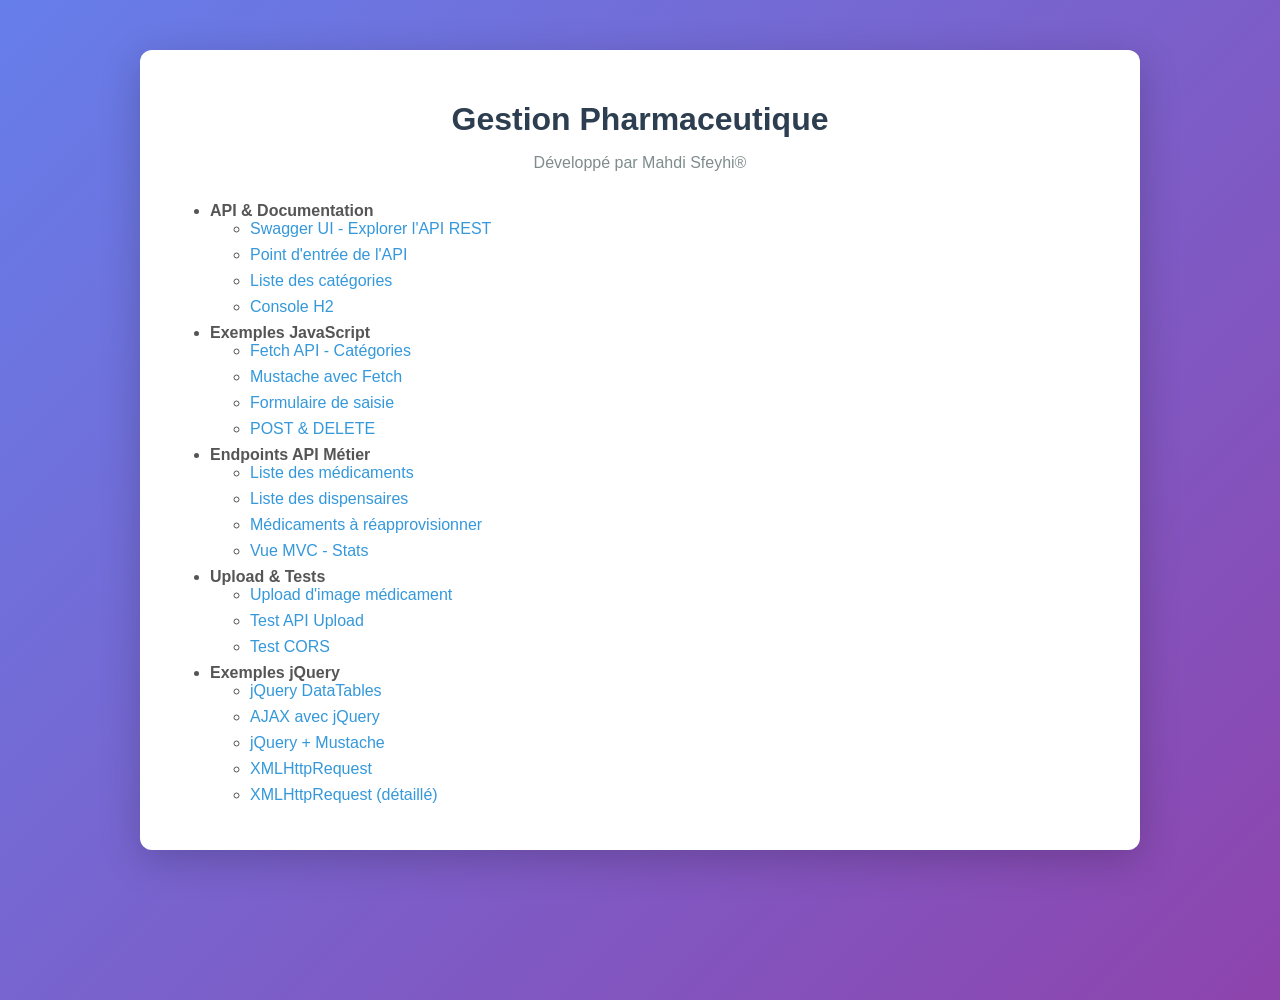
<file: src/main/resources/static/index.html>
<!DOCTYPE HTML>
<html>

<head>
    <title>Gestion Pharmaceutique</title>
    <meta http-equiv="Content-Type" content="text/html; charset=UTF-8" />
    <meta name="viewport" content="width=device-width, initial-scale=1.0">
    <link rel="stylesheet" type="text/css" href="css/style.css" />
</head>

<body>
    <div class="container">
        <h1>Gestion Pharmaceutique</h1>
        <p class="subtitle">Développé par Mahdi Sfeyhi®</p>
    
    <ul>
        <li><strong>API & Documentation</strong>
            <ul>
                <li><a href="/swagger-ui/index.html">Swagger UI - Explorer l'API REST</a></li>
                <li><a href="/api">Point d'entrée de l'API</a></li>
                <li><a href="/api/categories">Liste des catégories</a></li>
                <li><a href="h2-console" target="_blank">Console H2</a></li>
            </ul>
        </li>

        <li><strong>Exemples JavaScript</strong>
            <ul>
                <li><a href="AjaxFetchCategorie.html">Fetch API - Catégories</a></li>
                <li><a href="AjaxFetchMustache.html">Mustache avec Fetch</a></li>
                <li><a href="PostFormFetch.html">Formulaire de saisie</a></li>
                <li><a href="PostDelete.html">POST & DELETE</a></li>
            </ul>
        </li>

        <li><strong>Endpoints API Métier</strong>
            <ul>
                <li><a href="ViewMedicaments.html">Liste des médicaments</a></li>
                <li><a href="ViewDispensaires.html">Liste des dispensaires</a></li>
                <li><a href="ViewReapprovisionnement.html">Médicaments à réapprovisionner</a></li>
                <li><a href="/stats/medicamentsPourCategorie">Vue MVC - Stats</a></li>
            </ul>
        </li>

        <li><strong>Upload & Tests</strong>
            <ul>
                <li><a href="UploadImageMedicament.html">Upload d'image médicament</a></li>
                <li><a href="TestUploadImage.html">Test API Upload</a></li>
                <li><a href="TestCORS.html">Test CORS</a></li>
            </ul>
        </li>

        <li><strong>Exemples jQuery</strong>
            <ul>
                <li><a href="AjaxJQueryDataTable.html">jQuery DataTables</a></li>
                <li><a href="AjaxWithJQuery.html">AJAX avec jQuery</a></li>
                <li><a href="AjaxJQueryMustache.html">jQuery + Mustache</a></li>
                <li><a href="AjaxWithXHR.html">XMLHttpRequest</a></li>
                <li><a href="AjaxWithXHRLong.html">XMLHttpRequest (détaillé)</a></li>
            </ul>
        </li>

    </ul>
    </div>
</body>

</html>
</file>
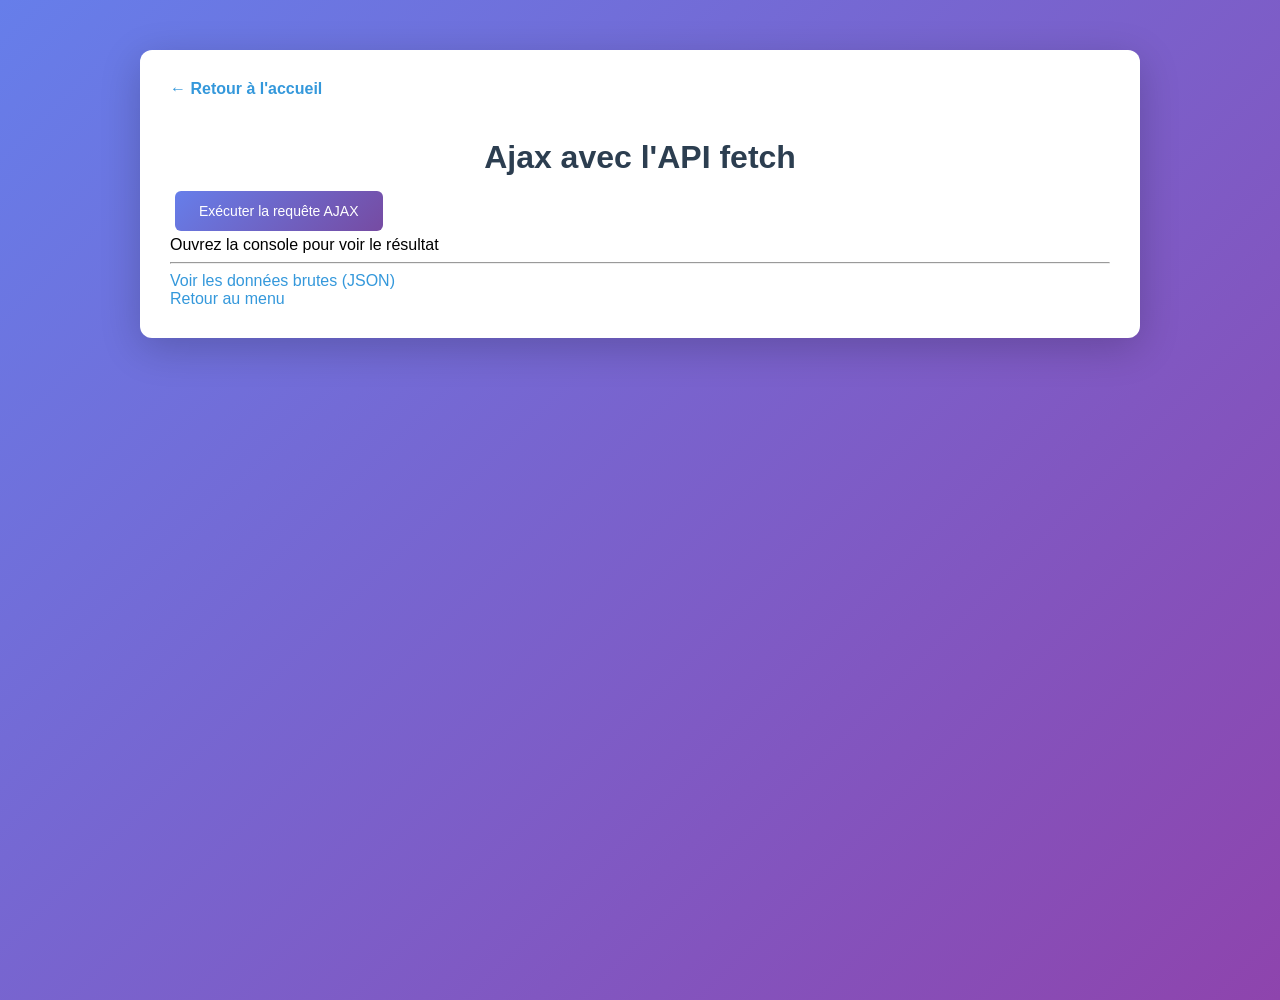
<file: src/main/resources/static/AjaxFetchCategorie.html>
<!DOCTYPE html>
<html>

<head>
    <title>Ajax avec l'API fetch</title>
    <meta http-equiv="Content-Type" content="text/html; charset=UTF-8" />
    <meta name="viewport" content="width=device-width, initial-scale=1.0">
    <link rel="stylesheet" type="text/css" href="css/style.css" />


    <script>
        // Fonction qui traite les résultats de la requête
        function showResult(resultJson) {
            alert("Il y a " + resultJson.page.totalElements + " catégories");
            console.log(resultJson);
        }

        // Fonction qui traite les erreurs de la requête
        function showError(error) {
            console.error(error);
        }

        // Fonction qui fait l'appel AJAX
        function doRequest() {
            fetch("api/categories")
                .then(response => response.json())
                .then(json => showResult(json))
                .catch(error => showError(error));
        }
    </script>
</head>

<body>
    <div class="container">
        <a href="index.html" class="back-link">← Retour à l'accueil</a>
        <h1>Ajax avec l'API fetch</h1>
        <button onclick="doRequest()">Exécuter la requête AJAX</button><br>

    <div>Ouvrez la console pour voir le résultat</div>
    <hr>
    <a href='api/categories' target="_blank">Voir les données brutes (JSON)</a><br />

    <a href="/">Retour au menu</a>
    </div>
</body>

</html>
</file>
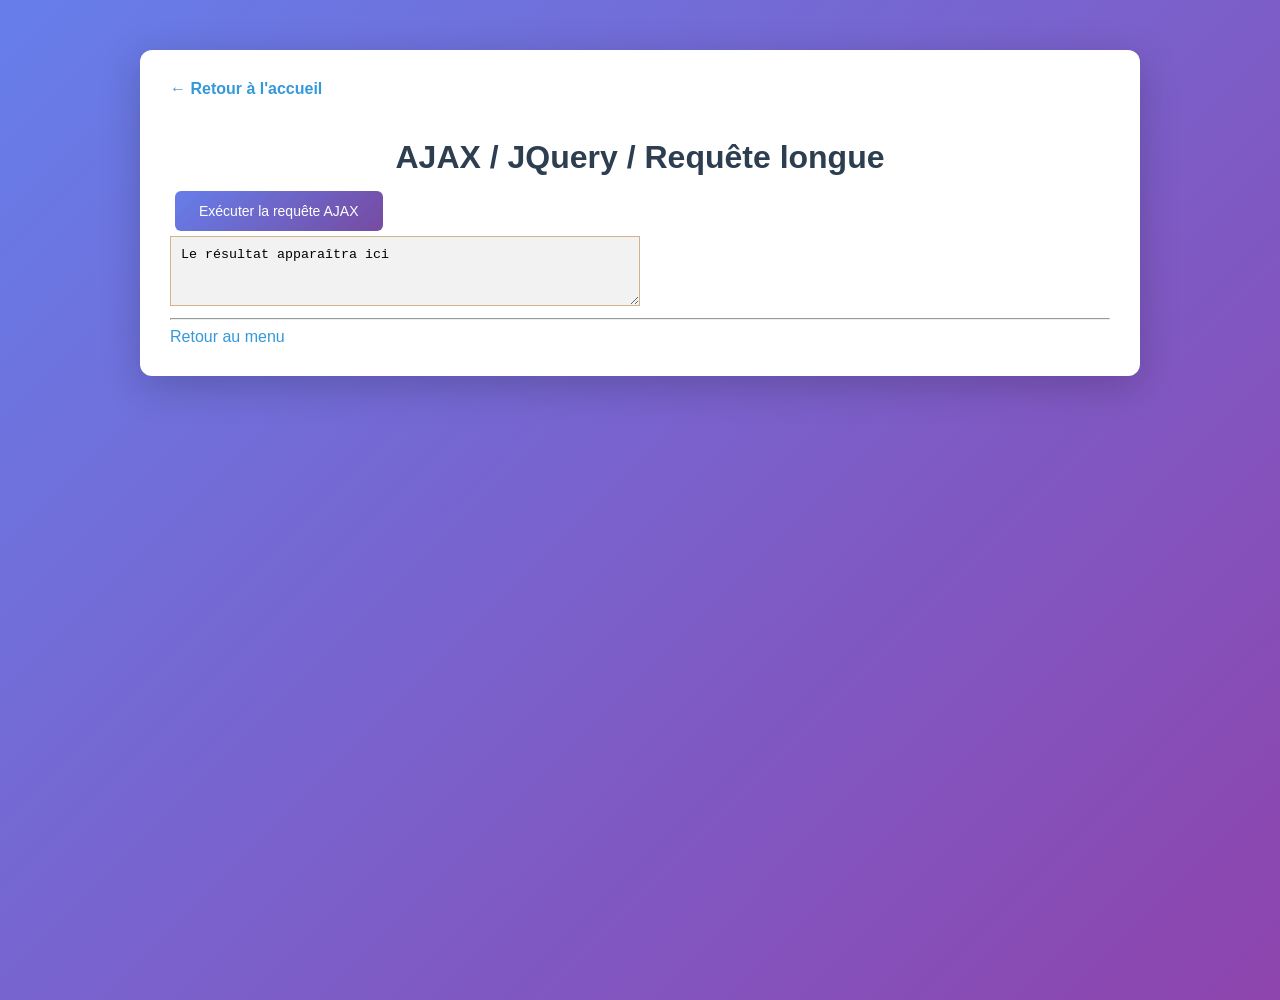
<file: src/main/resources/static/AjaxWithJQuery.html>
<!DOCTYPE html>
<html>
	<head>
		<title>Ajax avec JQuery</title>
		<meta charset="UTF-8">
		<meta name="viewport" content="width=device-width, initial-scale=1.0">
		<link rel="stylesheet" type="text/css" href="css/style.css" />
		<!-- On charge la bibliothèque JQuery -->
		<script src="https://ajax.googleapis.com/ajax/libs/jquery/3.1.1/jquery.min.js"></script>
		<script>
			$(document).ready(// Exécuté à la fin du chargement de la page
				function () {
					$("#waiting").hide();
					// Quand on clique sur le bouton doAjax, on exécute la fonction doRequest
					$("#doAjax").click(doRequest);
				}
			);

			function doRequest() {
				$.ajax({
					url: "api/simple/wait", // On appelle la méthode du contrôleur
					data: {timeout: 8}, // On passe le timeout en paramètres
					success: showResult,
					error: showError
				});
				$("#demo").hide();
				$("#waiting").show();
				// On désactive le bouton pour éviter de faire plusieurs appels en même temps
				$("#doAjax").prop("disabled", true);

			}

			// Fonction qui traite les résultats de la requête
			function showResult(result) {
				$("#demo").show();
				$("#waiting").hide();
				// On affiche le résultat
				$("#demo").html(result);
				// On réactive le bouton
				$("#doAjax").prop("disabled", false);
			}

			// Fonction qui traite les erreurs de la requête
			function showError(xhr, status, message) {
				$("#demo").html("Erreur: " + status + " : " + message);
			}

		</script>
	</head>
	<body>
		<div class="container">
			<a href="index.html" class="back-link">← Retour à l'accueil</a>
			<h1>AJAX / JQuery / Requête longue</h1>
		<button id="doAjax">Exécuter la requête AJAX</button><br>
		<img id="waiting" src="images/ajax-loader2.gif" alt="Waiting...">
		<textarea id="demo" rows="3" cols="40">Le résultat apparaîtra ici</textarea>
		<hr>
		<a href="./">Retour au menu</a>
	</body>
</html>
</file>
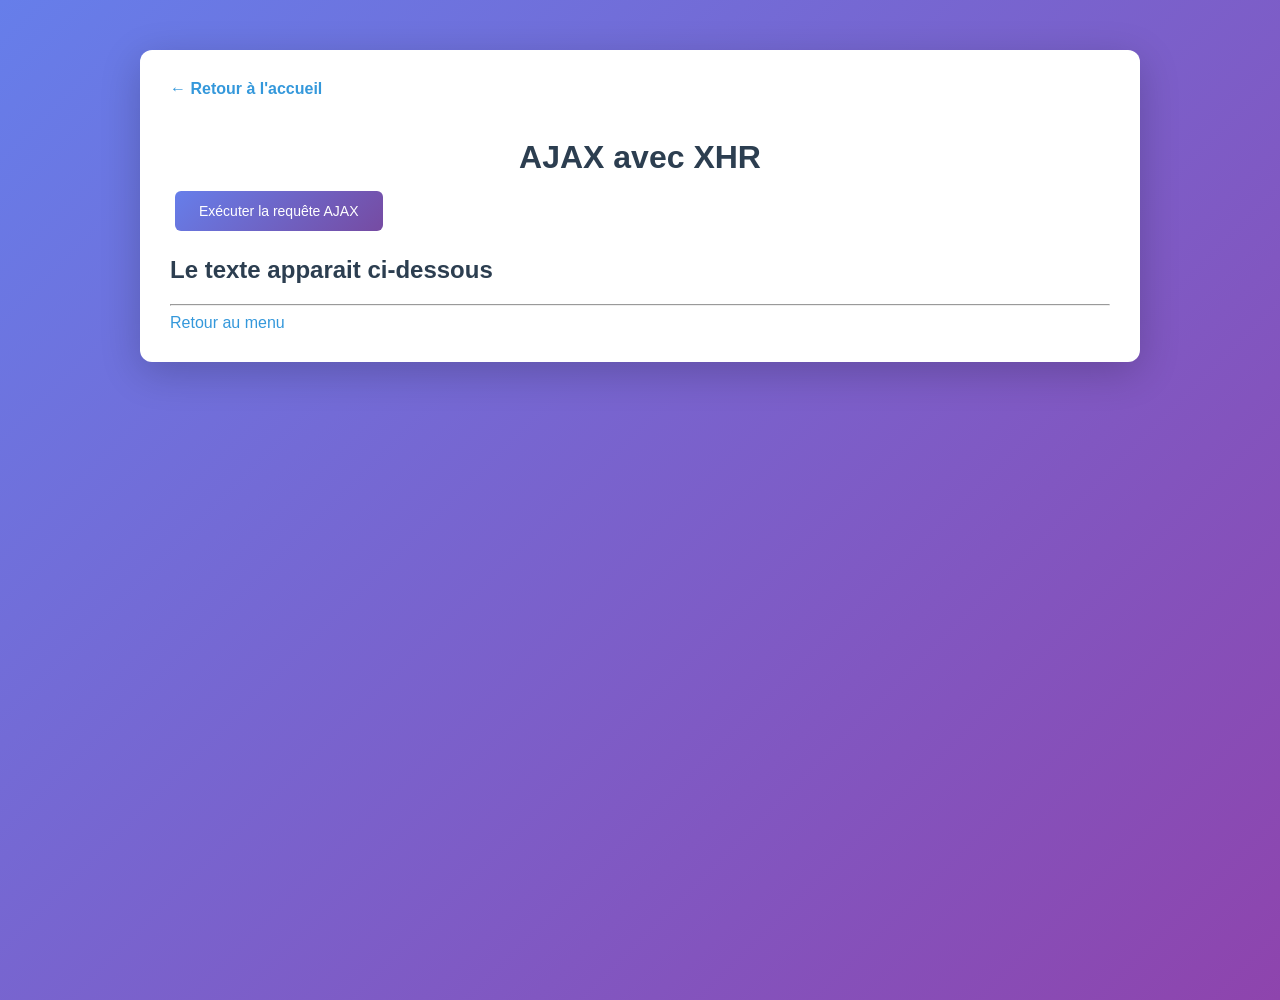
<file: src/main/resources/static/AjaxWithXHR.html>
<!DOCTYPE html>
<html>
	<head>
		<title>Ajax avec XHR</title>
		<meta charset="UTF-8">
		<meta name="viewport" content="width=device-width, initial-scale=1.0">
		<link rel="stylesheet" type="text/css" href="css/style.css" />
		<script>
			function doRequest() {
				// Attention à la compatibilité avec les vieux navigateurs
				var xhr = new XMLHttpRequest();
				document.getElementById("demo").innerHTML = "En attente...";
				
				// on spécifie le callback (fonction qui traite les résultats de la requête
				xhr.onreadystatechange = xhrCallback;
				
				// On définit la requête à effectuer
				// On va chercher le fichier lorempIpsum.txt sur le serveur
				xhr.open("GET", "loremIpsum.txt", true); // true : mode asynchrone
				// On effectue la requête
				xhr.send();
			}	
			
			// Le callback
			function xhrCallback() {
				var message;
				// cf. https://developer.mozilla.org/en-US/docs/Web/API/XMLHttpRequest/readyState
				if (this.readyState === 4) { // La requête est terminée
					if (this.status === 200) { // Code de retour OK
						message = this.responseText; // responseText : la réponse en format texte
					} else {
						message = "Erreur, status : " + this.status + ", message : " + this.statusText;
					}
					// On met à jour la page avec les résultats de la requête
					document.getElementById("demo").innerHTML = message;
				}
			}
		</script>        
	</head>
	<body>
		<div class="container">
			<a href="index.html" class="back-link">← Retour à l'accueil</a>
			<h1>AJAX avec XHR</h1>
		<button type="button" onclick="doRequest()">Exécuter la requête AJAX</button><br>
		<h2>Le texte apparait ci-dessous</h2>
		<pre id="demo"></pre>
		<hr>
		<a href="./">Retour au menu</a>
		</div>
	</body>
</html>
</file>
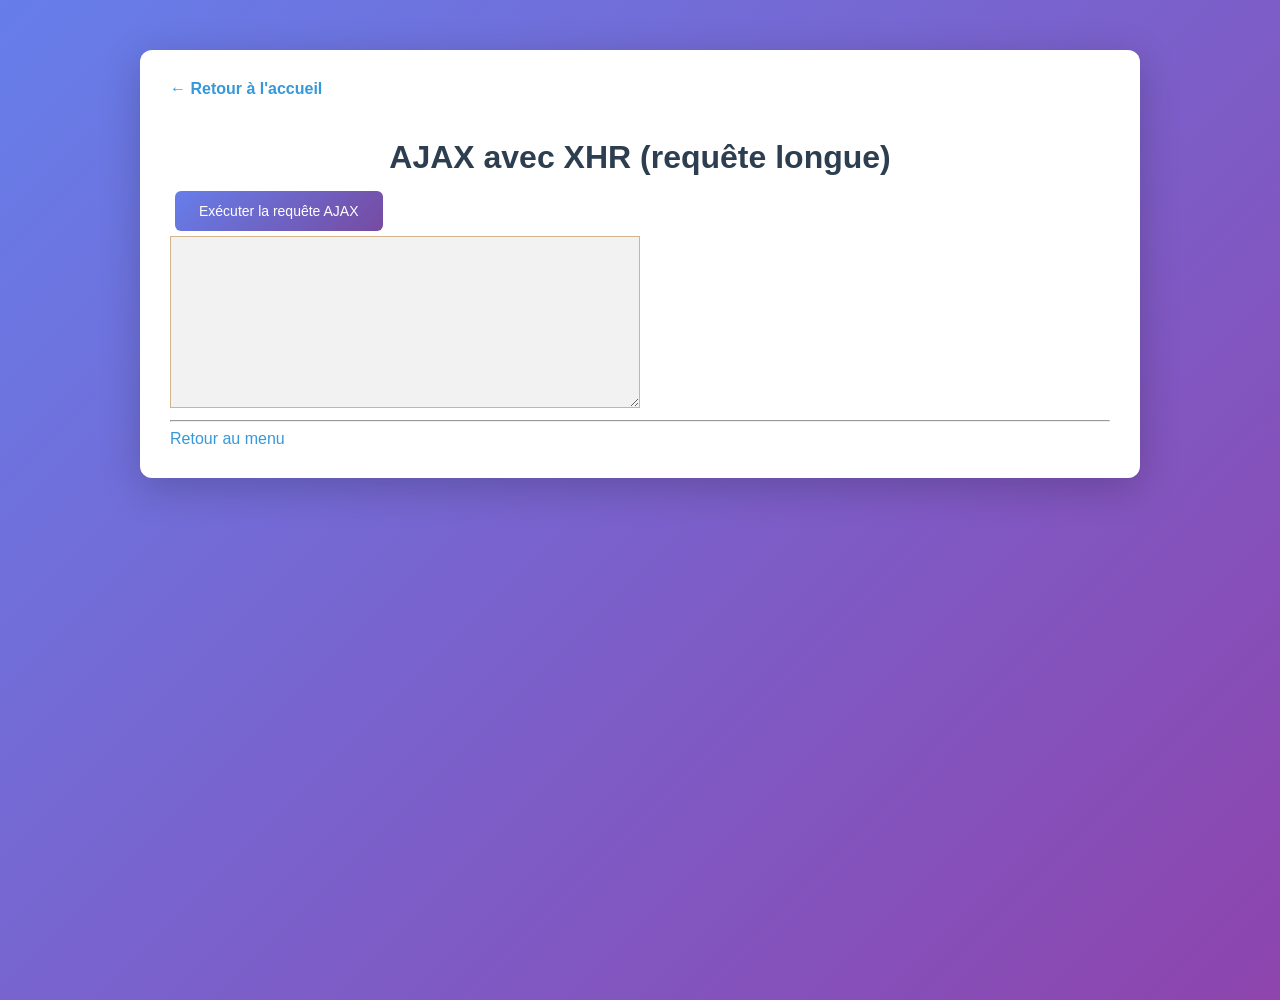
<file: src/main/resources/static/AjaxWithXHRLong.html>
<!DOCTYPE html>
<html>
	<head>
		<title>Ajax avec XHR</title>
		<meta charset="UTF-8">
		<meta name="viewport" content="width=device-width, initial-scale=1.0">
		<link rel="stylesheet" type="text/css" href="css/style.css" />
		<script>
			function xhrCallback() {
				var message;
				// cf. https://developer.mozilla.org/en-US/docs/Web/API/XMLHttpRequest/readyState
				if (this.readyState === 4) { // La requête est terminée
					if (this.status === 200) { // Code de retour OK
						message = this.responseText;
					} else {
						message = "Erreur, status : " + this.status + ", message : " + this.statusText;
					}
					document.getElementById("demo").innerHTML = message;
					// On réactive le bouton
					document.getElementById("bouton").disabled = false;
				}
			}

			function doRequest() {
				// Attention à la compatibilité avec les vieux navigateurs
				var xhr = new XMLHttpRequest();
                                // Définition du "callback"
				xhr.onreadystatechange = xhrCallback;
				// On appelle le contrôleur
				xhr.open("GET", "api/simple/wait", true);
				xhr.send();
				// On désactive le bouton pour éviter de cliquer plusieurs fois quand la requête est en cours
				document.getElementById("bouton").disabled = true;
				document.getElementById("demo").innerHTML = "Requête en cours...";
			}
		</script>
	</head>
	<body>
		<div class="container">
			<a href="index.html" class="back-link">← Retour à l'accueil</a>
			<h1>AJAX avec XHR (requête longue)</h1>
		<button id="bouton" type="button" onclick="doRequest()">Exécuter la requête AJAX</button><br>
		<textarea id="demo" rows="10" cols="50"></textarea>
		<hr>
		<a href="./">Retour au menu</a>
		</div>
	</body>
</html>
</file>
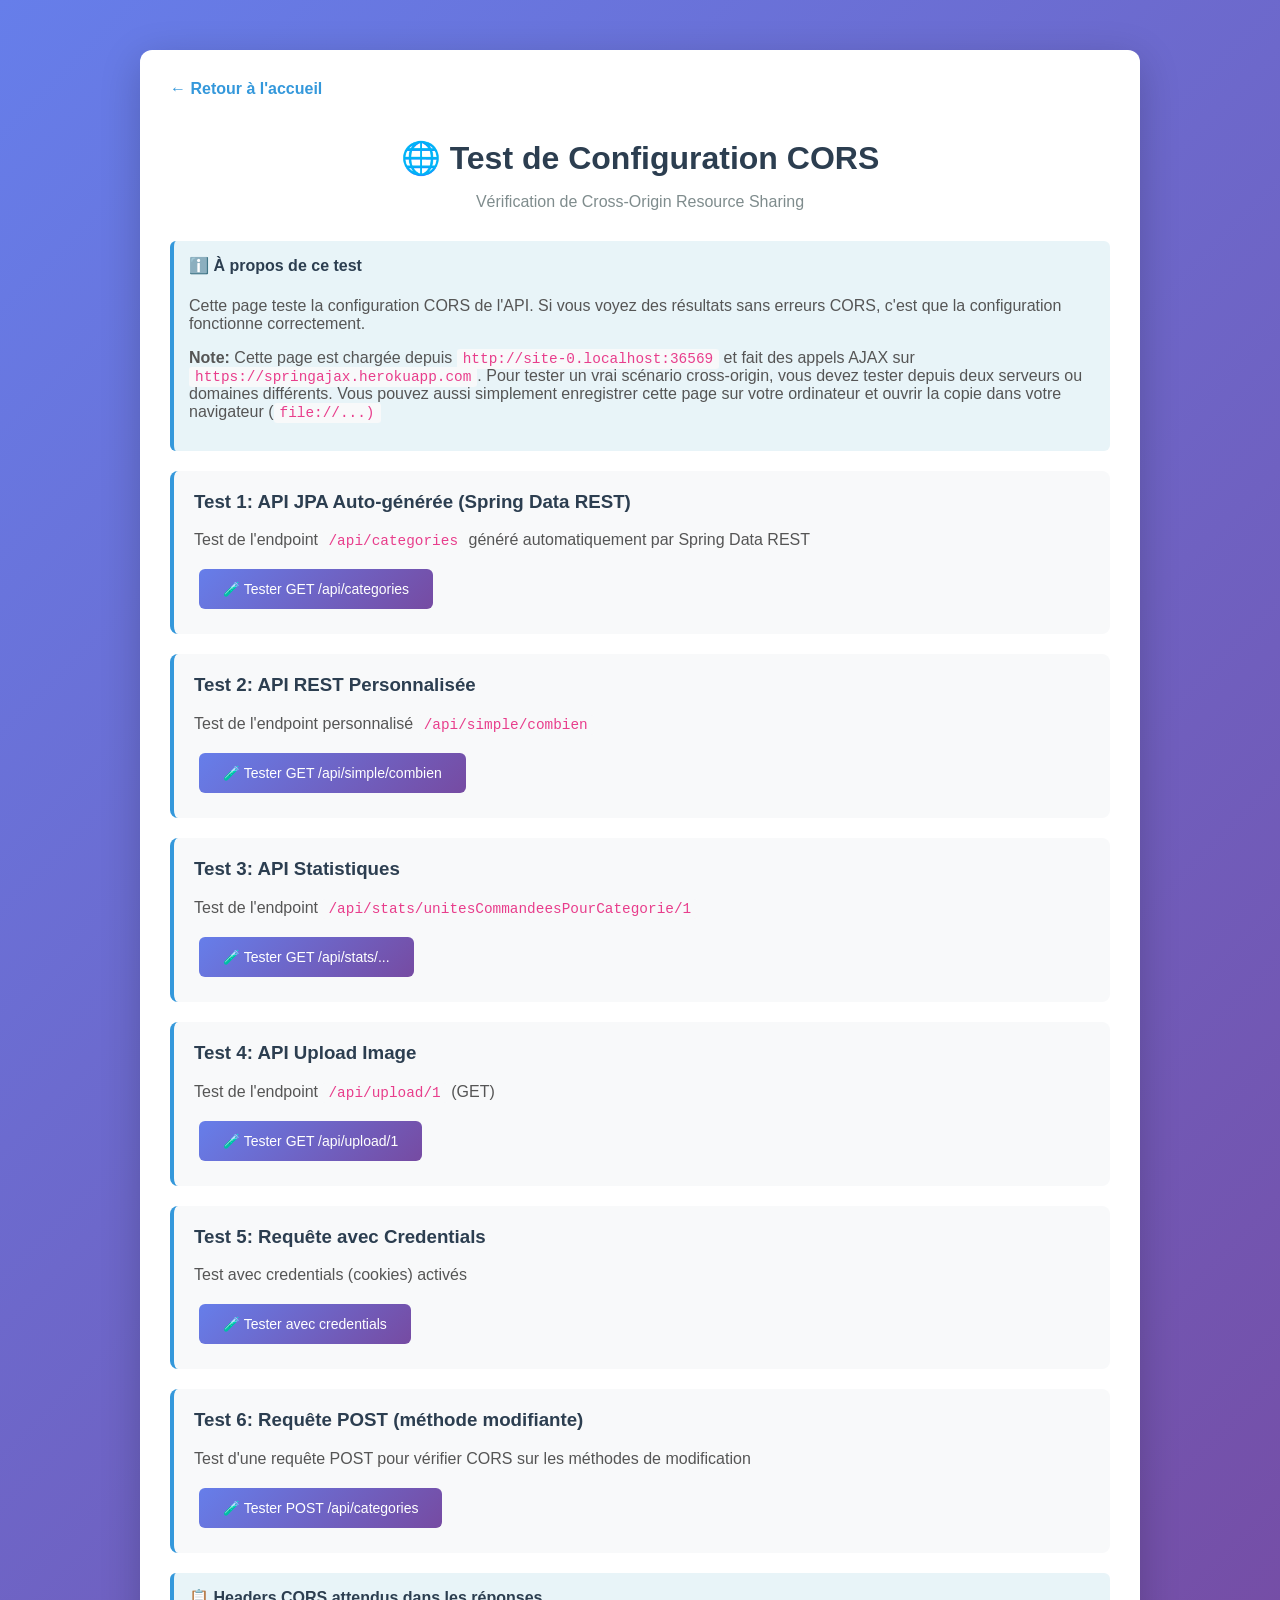
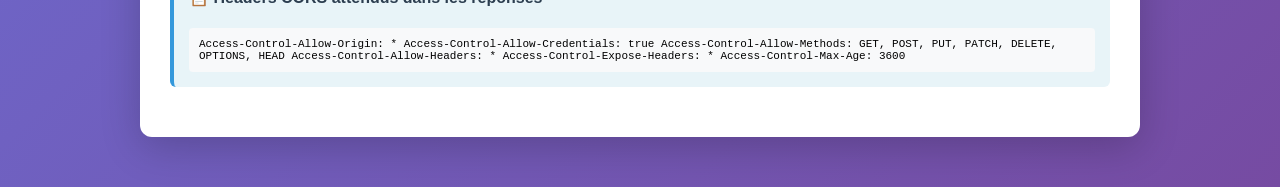
<file: src/main/resources/static/TestCORS.html>
<!DOCTYPE html>
<html lang="fr">
<head>
    <meta charset="UTF-8">
    <meta name="viewport" content="width=device-width, initial-scale=1.0">
    <title>Test CORS - Gestion Pharmaceutique</title>
    <style>
        /* Modern layout styles inspired by TestCORS.html */
        body {
            font-family: 'Segoe UI', Tahoma, Geneva, Verdana, sans-serif;
            max-width: 1000px;
            margin: 30px auto;
            padding: 20px;
            background: linear-gradient(135deg, #667eea 0%, #764ba2 100%);
            min-height: 100vh;
        }

        .container {
            background: white;
            border-radius: 12px;
            padding: 30px;
            box-shadow: 0 10px 40px rgba(0,0,0,0.2);
        }

        h1 {
            color: #2c3e50;
            text-align: center;
            margin-bottom: 10px;
        }

        h2 {
            color: #2c3e50;
        }

        h3 {
            margin-top: 0;
            color: #2c3e50;
        }

        h4 {
            margin-top: 0;
            color: #2c3e50;
        }

        p {
            color: #555;
            margin-bottom: 15px;
        }

        .subtitle {
            text-align: center;
            color: #7f8c8d;
            margin-bottom: 30px;
        }

        a {
            color: #3498db;
            text-decoration: none;
        }

        a:hover {
            text-decoration: underline;
        }

        ul {
            color: #555;
        }

        li {
            margin-bottom: 8px;
        }

        td, th {
            border: 1px solid #ddd;
            padding: 8px;
        }

        tr:nth-child(even){background-color: #f2f2f2;}

        tr:hover {background-color: #ddd;}

        th {
            padding-top: 12px;
            padding-bottom: 12px;
            text-align: left;
            background-color: #4CAF50;
            color: white;
        }

        .column{
            width:50%;
            float:left;
            padding: 5px;
            box-sizing:border-box;
        }

        /*clear-fix the parent of column because it collapsed!  */
        form:after{
            content:'';
            display:block;
            clear:both;
        }

        /* FORM STUFF BEGINS HERE */
        form{
            font-size:110%
        }

        label{
            display:block;
            color:saddlebrown;
            margin: 5px 0 3px;
        }

        fieldset label{
            display:inline-block;
            font-size:85%;
            font-family: Calibri, sans-serif;
        }


        input[type=text],
        input[type=email],
        input[type=tel],
        textarea,
        select{
            width:50%;
            padding:10px;
            box-sizing:border-box;
            background-color: #f2f2f2;
            border: solid 1px tan;
        }

        textarea{
            resize: vertical;
            min-height: 70px;
        }

        fieldset{
            border:none;
            margin:20px 0 ;
            padding:10px 0;
            border-bottom: 1px solid tan;
        }

        legend{
            color:white;
            background-color:tan;
            display:block;
            width:100%;
            padding:3px;
        }

        input[type=checkbox]{
            background-color:red;
            border: solid 1px red;
            color:red;
            outline:red;
        }

        /* BUTTONS */
        input[type=submit]{
            padding-top:12px;
            padding-bottom:12px;
            padding-left:12px;
            padding-right:12px;
            border-radius:10px;
            text-align:left;
            background-color: #4CAF50;
            color: white;
            border:none;
        }
        /* Reset Button: minimize the appearance */
        input[type=reset]{
            background-color:transparent;
            border:none;
            text-decoration:underline;
            cursor:pointer;
            margin:20px 0;
            color:olive;
        }

        /* hovers and tabs */
        input[type=text]:hover,
        input[type=email]:hover{
            background-color:khaki;
        }
        input[type=text]:focus,
        input[type=email]:focus{
            outline: 2px solid tan;
        }
        input[type=sumbit]:hover,
        input[type=submit]:focus{
            background-color:limegreen;
        }

        /* Modern button styles */
        button {
            background: linear-gradient(135deg, #667eea 0%, #764ba2 100%);
            color: white;
            padding: 12px 24px;
            border: none;
            border-radius: 6px;
            font-size: 14px;
            cursor: pointer;
            margin: 5px;
            transition: transform 0.2s, box-shadow 0.2s;
        }

        button:hover {
            transform: translateY(-2px);
            box-shadow: 0 4px 12px rgba(102, 126, 234, 0.4);
        }

        button:active {
            transform: translateY(0);
        }

        /* Card styles */
        .test-card {
            background: #f8f9fa;
            border-left: 4px solid #3498db;
            padding: 20px;
            margin: 20px 0;
            border-radius: 8px;
        }

        /* Result display */
        .result {
            margin-top: 15px;
            padding: 15px;
            background: white;
            border-radius: 6px;
            border: 1px solid #dee2e6;
            max-height: 300px;
            overflow-y: auto;
        }

        .result pre {
            margin: 0;
            font-family: 'Courier New', monospace;
            font-size: 12px;
            white-space: pre-wrap;
            word-wrap: break-word;
        }

        .success {
            border-left: 4px solid #27ae60;
            background: #d4edda;
        }

        .error {
            border-left: 4px solid #e74c3c;
            background: #f8d7da;
        }

        .info {
            background: #e8f4f8;
            padding: 15px;
            border-radius: 6px;
            margin: 20px 0;
            border-left: 4px solid #3498db;
        }

        /* Status badges */
        .status-badge {
            display: inline-block;
            padding: 4px 12px;
            border-radius: 12px;
            font-size: 12px;
            font-weight: bold;
            margin-left: 10px;
        }

        .status-success {
            background: #d4edda;
            color: #155724;
        }

        .status-error {
            background: #f8d7da;
            color: #721c24;
        }

        /* Headers display */
        .headers-display {
            background: #f8f9fa;
            padding: 10px;
            border-radius: 4px;
            margin-top: 10px;
            font-family: monospace;
            font-size: 11px;
        }

        /* Loading animation */
        .loading {
            display: inline-block;
            width: 16px;
            height: 16px;
            border: 2px solid #f3f3f3;
            border-top: 2px solid #3498db;
            border-radius: 50%;
            animation: spin 1s linear infinite;
            margin-left: 10px;
            vertical-align: middle;
        }

        @keyframes spin {
            0% { transform: rotate(0deg); }
            100% { transform: rotate(360deg); }
        }

        /* Back link */
        .back-link {
            display: inline-block;
            margin-bottom: 20px;
            color: #3498db;
            text-decoration: none;
            font-weight: bold;
        }

        .back-link:hover {
            text-decoration: underline;
        }

        /* Code elements */
        code {
            background: #f8f9fa;
            padding: 2px 6px;
            border-radius: 3px;
            font-family: 'Courier New', monospace;
            font-size: 90%;
            color: #e83e8c;
        }
    </style>
</head>
<body>
    <div class="container">
        <a href="index.html" class="back-link">← Retour à l'accueil</a>

        <h1>🌐 Test de Configuration CORS</h1>
        <p class="subtitle">Vérification de Cross-Origin Resource Sharing</p>

        <div class="info">
            <h4>ℹ️ À propos de ce test</h4>
            <p>Cette page teste la configuration CORS de l'API. Si vous voyez des résultats sans erreurs CORS,
            c'est que la configuration fonctionne correctement.</p>
            <p><strong>Note:</strong> Cette page est chargée depuis <code><span id="current-origin"></span></code> et fait des appels AJAX sur <code><span id="current-destination"></span></code>.
            Pour tester un vrai scénario cross-origin, vous devez tester depuis deux serveurs ou domaines différents. Vous pouvez aussi simplement enregistrer cette page sur votre ordinateur et ouvrir la copie dans votre navigateur (<code>file://...)</code></p>
        </div>

        <!-- Test 1: API JPA -->
        <div class="test-card">
            <h3>Test 1: API JPA Auto-générée (Spring Data REST)</h3>
            <p>Test de l'endpoint <code>/api/categories</code> généré automatiquement par Spring Data REST</p>
            <button onclick="testJpaApi()">🧪 Tester GET /api/categories</button>
            <div class="result" id="result1" style="display: none;"></div>
        </div>

        <!-- Test 2: API REST Simple -->
        <div class="test-card">
            <h3>Test 2: API REST Personnalisée</h3>
            <p>Test de l'endpoint personnalisé <code>/api/simple/combien</code></p>
            <button onclick="testSimpleApi()">🧪 Tester GET /api/simple/combien</button>
            <div class="result" id="result2" style="display: none;"></div>
        </div>

        <!-- Test 3: API Stats -->
        <div class="test-card">
            <h3>Test 3: API Statistiques</h3>
            <p>Test de l'endpoint <code>/api/stats/unitesCommandeesPourCategorie/1</code></p>
            <button onclick="testStatsApi()">🧪 Tester GET /api/stats/...</button>
            <div class="result" id="result3" style="display: none;"></div>
        </div>

        <!-- Test 4: API Upload -->
        <div class="test-card">
            <h3>Test 4: API Upload Image</h3>
            <p>Test de l'endpoint <code>/api/upload/1</code> (GET)</p>
            <button onclick="testUploadApi()">🧪 Tester GET /api/upload/1</button>
            <div class="result" id="result4" style="display: none;"></div>
        </div>

        <!-- Test 5: Requête avec credentials -->
        <div class="test-card">
            <h3>Test 5: Requête avec Credentials</h3>
            <p>Test avec credentials (cookies) activés</p>
            <button onclick="testWithCredentials()">🧪 Tester avec credentials</button>
            <div class="result" id="result5" style="display: none;"></div>
        </div>

        <!-- Test 6: Requête POST -->
        <div class="test-card">
            <h3>Test 6: Requête POST (méthode modifiante)</h3>
            <p>Test d'une requête POST pour vérifier CORS sur les méthodes de modification</p>
            <button onclick="testPostRequest()">🧪 Tester POST /api/categories</button>
            <div class="result" id="result6" style="display: none;"></div>
        </div>

        <!-- Résumé des headers CORS -->
        <div class="info">
            <h4>📋 Headers CORS attendus dans les réponses</h4>
            <div class="headers-display">
Access-Control-Allow-Origin: *
Access-Control-Allow-Credentials: true
Access-Control-Allow-Methods: GET, POST, PUT, PATCH, DELETE, OPTIONS, HEAD
Access-Control-Allow-Headers: *
Access-Control-Expose-Headers: *
Access-Control-Max-Age: 3600
            </div>
        </div>
    </div>

    <script>
            // Constante pour l'URL de l'API
            const API_BASE_URL = "https://springajax.herokuapp.com";

            // Fonction utilitaire pour afficher les résultats
            function displayResult(elementId, status, message, data, headers) {
            const resultDiv = document.getElementById(elementId);
            resultDiv.style.display = 'block';

            let html = `<div class="${status === 'success' ? 'success' : 'error'}">`;
            html += `<strong>${status === 'success' ? '✅' : '❌'} ${message}</strong>`;

            if (headers) {
                html += '<div class="headers-display" style="margin-top: 10px;">';
                html += '<strong>Headers CORS reçus:</strong><br>';
                for (const [key, value] of headers.entries()) {
                    if (key.toLowerCase().startsWith('access-control')) {
                        html += `${key}: ${value}<br>`;
                    }
                }
                html += '</div>';
            }

            if (data) {
                html += '<pre>' + JSON.stringify(data, null, 2) + '</pre>';
            }
            html += '</div>';

            resultDiv.innerHTML = html;
        }

            // Test 1: API JPA
            async function testJpaApi() {
                const resultDiv = document.getElementById('result1');
                resultDiv.innerHTML = '<p>Chargement... <span class="loading"></span></p>';
                resultDiv.style.display = 'block';

                try {
                    const response = await fetch(`${API_BASE_URL}/api/categories`, {
                        method: 'GET',
                        headers: {
                            'Accept': 'application/json',
                            'Origin': window.location.origin
                        }
                    });

                    const data = await response.json();
                    displayResult('result1', 'success',
                        `Succès! Status: ${response.status}`,
                        data._embedded ? data._embedded.categories.slice(0, 2) : data,
                        response.headers
                    );
                } catch (error) {
                    displayResult('result1', 'error',
                        `Erreur CORS: ${error.message}`,
                        null, null
                    );
                }
            }

            // Test 2: API Simple
            async function testSimpleApi() {
                const resultDiv = document.getElementById('result2');
                resultDiv.innerHTML = '<p>Chargement... <span class="loading"></span></p>';
                resultDiv.style.display = 'block';

                try {
                    const response = await fetch(`${API_BASE_URL}/api/simple/combien`, {
                        method: 'GET',
                        headers: {
                            'Origin': window.location.origin
                        }
                    });

                    const data = await response.text();
                    displayResult('result2', 'success',
                        `Succès! Status: ${response.status}`,
                        { response: data },
                        response.headers
                    );
                } catch (error) {
                    displayResult('result2', 'error',
                        `Erreur CORS: ${error.message}`,
                        null, null
                    );
                }
            }

            // Test 3: API Stats
            async function testStatsApi() {
                const resultDiv = document.getElementById('result3');
                resultDiv.innerHTML = '<p>Chargement... <span class="loading"></span></p>';
                resultDiv.style.display = 'block';

                try {
                    const response = await fetch(`${API_BASE_URL}/api/stats/unitesCommandeesPourCategorie/1`, {
                        method: 'GET',
                        headers: {
                            'Accept': 'application/json',
                            'Origin': window.location.origin
                        }
                    });

                    const data = await response.json();
                    displayResult('result3', 'success',
                        `Succès! Status: ${response.status}`,
                        data.slice(0, 3),
                        response.headers
                    );
                } catch (error) {
                    displayResult('result3', 'error',
                        `Erreur CORS: ${error.message}`,
                        null, null
                    );
                }
            }

            // Test 4: API Upload
            async function testUploadApi() {
                const resultDiv = document.getElementById('result4');
                resultDiv.innerHTML = '<p>Chargement... <span class="loading"></span></p>';
                resultDiv.style.display = 'block';

                try {
                    const response = await fetch(`${API_BASE_URL}/api/upload/1`, {
                        method: 'GET',
                        headers: {
                            'Accept': 'application/json',
                            'Origin': window.location.origin
                        }
                    });

                    const data = await response.json();
                    displayResult('result4', 'success',
                        `Succès! Status: ${response.status}`,
                        data,
                        response.headers
                    );
                } catch (error) {
                    displayResult('result4', 'error',
                        `Erreur CORS: ${error.message}`,
                        null, null
                    );
                }
            }

            // Test 5: Avec credentials
            async function testWithCredentials() {
                const resultDiv = document.getElementById('result5');
                resultDiv.innerHTML = '<p>Chargement... <span class="loading"></span></p>';
                resultDiv.style.display = 'block';

                try {
                    const response = await fetch(`${API_BASE_URL}/api/categories`, {
                        method: 'GET',
                        headers: {
                            'Accept': 'application/json',
                            'Origin': window.location.origin
                        },
                        credentials: 'include' // Important: envoyer les cookies
                    });

                    const data = await response.json();
                    displayResult('result5', 'success',
                        `Succès avec credentials! Status: ${response.status}`,
                        { message: 'Requête avec credentials réussie', categoriesCount: data._embedded?.categories.length || 0 },
                        response.headers
                    );
                } catch (error) {
                    displayResult('result5', 'error',
                        `Erreur CORS avec credentials: ${error.message}`,
                        null, null
                    );
                }
            }

            // Test 6: Requête POST
            async function testPostRequest() {
                const resultDiv = document.getElementById('result6');
                resultDiv.innerHTML = '<p>Envoi de la requête POST... <span class="loading"></span></p>';
                resultDiv.style.display = 'block';

                try {
                    const response = await fetch(`${API_BASE_URL}/api/categories`, {
                        method: 'POST',
                        headers: {
                            'Content-Type': 'application/json',
                            'Accept': 'application/json',
                            'Origin': window.location.origin
                        },
                        body: JSON.stringify({
                            libelle: 'Test CORS',
                            description: 'Catégorie de test pour CORS'
                        })
                    });

                    if (response.ok) {
                        const data = await response.json();
                        displayResult('result6', 'success',
                            `Succès POST! Status: ${response.status}`,
                            data,
                            response.headers
                        );
                    } else {
                        const error = await response.text();
                        displayResult('result6', 'error',
                            `Erreur serveur: ${response.status}`,
                            { error: error },
                            response.headers
                        );
                    }
                } catch (error) {
                    displayResult('result6', 'error',
                        `Erreur CORS sur POST: ${error.message}`,
                        null, null
                    );
                }
            }

            // Log au chargement
            console.log('🌐 Page de test CORS chargée');
            console.log('Origin:', window.location.origin);
            console.log('Pour tester un vrai scénario cross-origin, ouvrez cette page depuis un autre domaine ou port.');

            // Afficher l'origine actuelle
            document.getElementById('current-origin').textContent = window.location.origin;
            // Afficher l'adresse de l'API
            document.getElementById('current-destination').textContent = API_BASE_URL;
    </script>
</body>
</html>
</file>
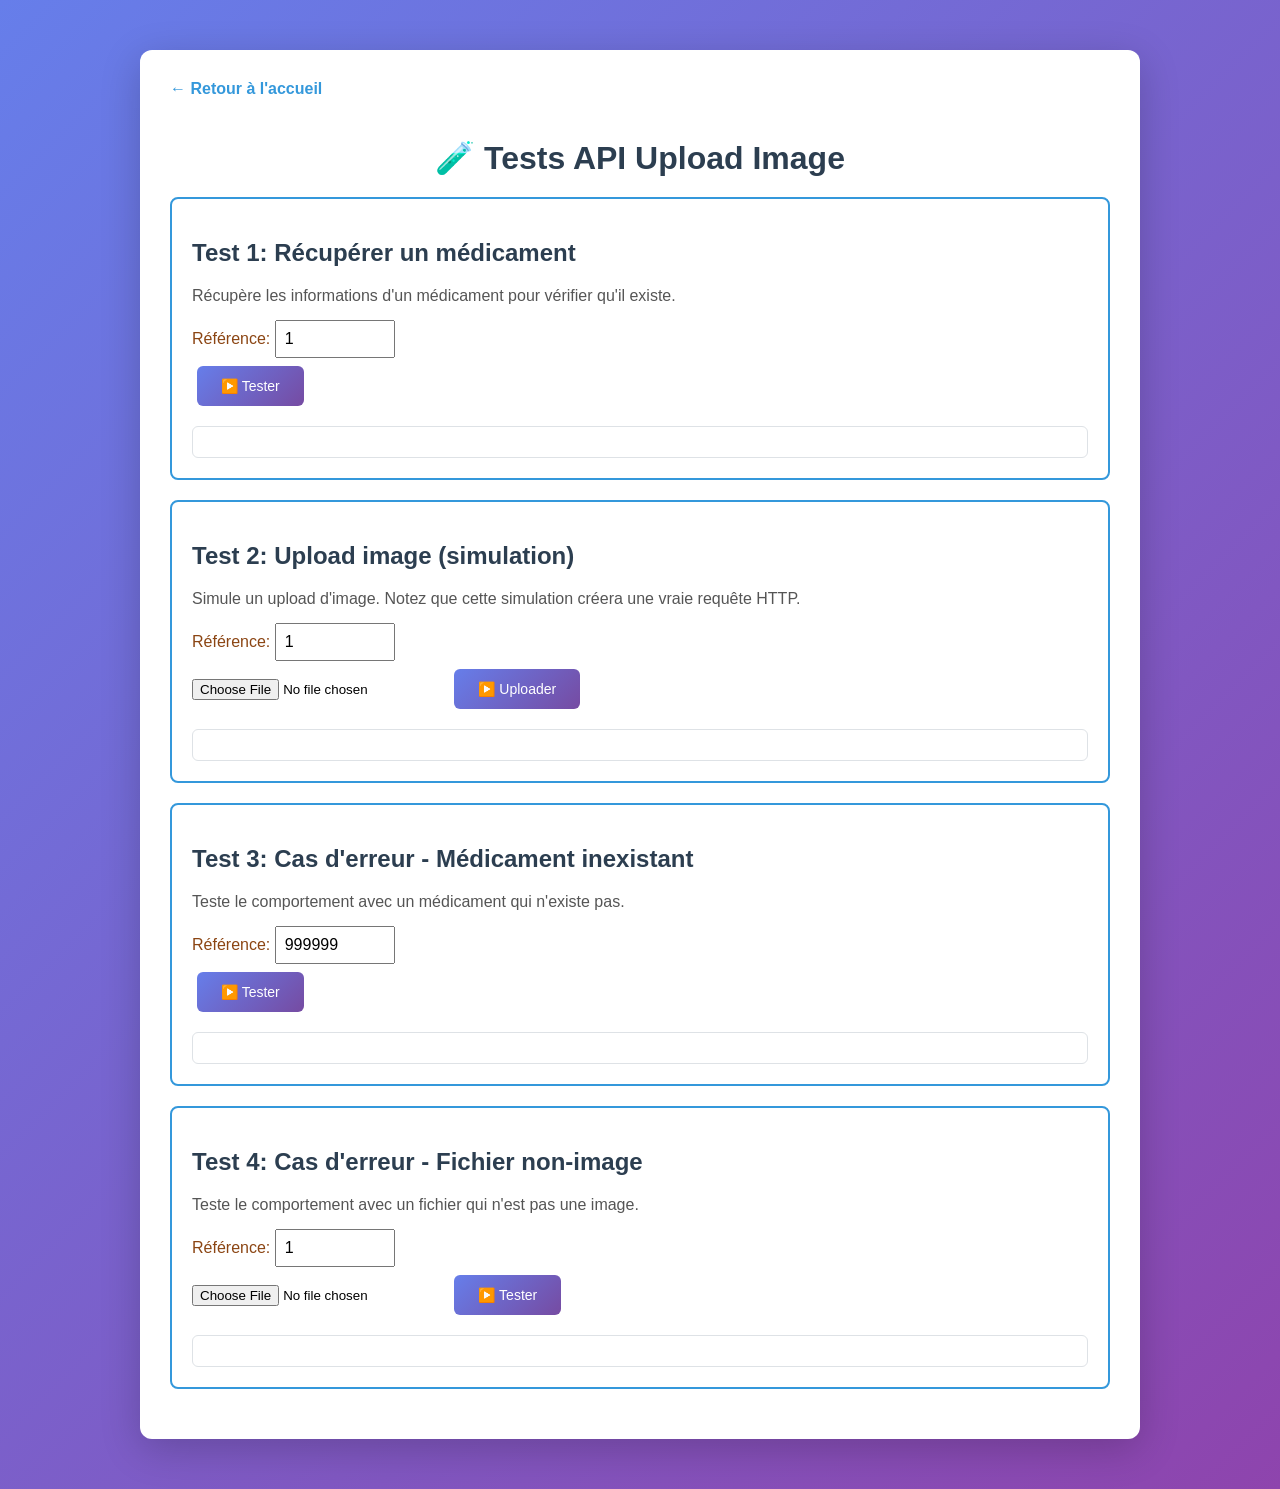
<file: src/main/resources/static/TestUploadImage.html>
<!DOCTYPE html>
<html lang="fr">
<head>
    <meta charset="UTF-8">
    <meta name="viewport" content="width=device-width, initial-scale=1.0">
    <title>Test Upload Simple</title>
    <link rel="stylesheet" href="css/style.css">
    <style>
        .test-section {
            border: 2px solid #3498db;
            padding: 20px;
            margin: 20px 0;
            border-radius: 8px;
        }
        input[type="number"] {
            padding: 8px;
            font-size: 16px;
            width: 100px;
        }
    </style>
</head>
<body>
    <div class="container">
        <a href="index.html" class="back-link">← Retour à l'accueil</a>
        <h1>🧪 Tests API Upload Image</h1>

    <div class="test-section">
        <h2>Test 1: Récupérer un médicament</h2>
        <p>Récupère les informations d'un médicament pour vérifier qu'il existe.</p>
        <label>Référence: <input type="number" id="ref1" value="1"></label>
        <button onclick="testGetMedicament()">▶️ Tester</button>
        <div class="result" id="result1"></div>
    </div>

    <div class="test-section">
        <h2>Test 2: Upload image (simulation)</h2>
        <p>Simule un upload d'image. Notez que cette simulation créera une vraie requête HTTP.</p>
        <label>Référence: <input type="number" id="ref2" value="1"></label>
        <input type="file" id="fileInput" accept="image/*">
        <button onclick="testUploadImage()">▶️ Uploader</button>
        <div class="result" id="result2"></div>
    </div>

    <div class="test-section">
        <h2>Test 3: Cas d'erreur - Médicament inexistant</h2>
        <p>Teste le comportement avec un médicament qui n'existe pas.</p>
        <label>Référence: <input type="number" id="ref3" value="999999"></label>
        <button onclick="testNotFound()">▶️ Tester</button>
        <div class="result" id="result3"></div>
    </div>

    <div class="test-section">
        <h2>Test 4: Cas d'erreur - Fichier non-image</h2>
        <p>Teste le comportement avec un fichier qui n'est pas une image.</p>
        <label>Référence: <input type="number" id="ref4" value="1"></label>
        <input type="file" id="fileInput2">
        <button onclick="testInvalidFile()">▶️ Tester</button>
        <div class="result" id="result4"></div>
    </div>

    <script>
        // Test 1: GET médicament
        async function testGetMedicament() {
            const ref = document.getElementById('ref1').value;
            const resultDiv = document.getElementById('result1');
            resultDiv.textContent = 'Chargement...';

            try {
                const response = await fetch(`/api/upload/${ref}`);
                const data = await response.json();

                resultDiv.textContent =
                    `Status: ${response.status} ${response.statusText}\n\n` +
                    `Response:\n${JSON.stringify(data, null, 2)}`;

                if (data.success && data.medicament.imageURL) {
                    resultDiv.innerHTML +=
                        `\n\n<img src="${data.medicament.imageURL}" style="max-width: 200px; border: 2px solid #3498db; margin-top: 10px;">`;
                }
            } catch (error) {
                resultDiv.textContent = `Erreur: ${error.message}`;
            }
        }

        // Test 2: POST upload image
        async function testUploadImage() {
            const ref = document.getElementById('ref2').value;
            const fileInput = document.getElementById('fileInput');
            const resultDiv = document.getElementById('result2');

            if (!fileInput.files || fileInput.files.length === 0) {
                resultDiv.textContent = '❌ Veuillez sélectionner un fichier';
                return;
            }

            const file = fileInput.files[0];
            resultDiv.textContent = `Uploading ${file.name} (${file.type})...`;

            try {
                const formData = new FormData();
                formData.append('file', file);

                const response = await fetch(`/api/upload/${ref}/image`, {
                    method: 'POST',
                    body: formData
                });

                const data = await response.json();

                resultDiv.textContent =
                    `Status: ${response.status} ${response.statusText}\n\n` +
                    `Response:\n${JSON.stringify(data, null, 2)}`;

                if (data.success && data.imageUrl) {
                        // Afficher l'image uploadée après un court délai pour s'assurer qu'elle a été enregistrée
                        setTimeout(() => {
                                resultDiv.innerHTML +=
                                `\n\n<img src="${data.imageUrl}" alt="Uploaded medication photo showing the newly uploaded image for medication reference ${ref}" style="max-width: 200px; border: 2px solid #27ae60; margin-top: 10px;">`;
                        }, 1000);
                }
            } catch (error) {
                resultDiv.textContent = `Erreur: ${error.message}`;
            }
        }

        // Test 3: Médicament inexistant
        async function testNotFound() {
            const ref = document.getElementById('ref3').value;
            const resultDiv = document.getElementById('result3');
            resultDiv.textContent = 'Test en cours...';

            try {
                const response = await fetch(`/api/upload/${ref}`);
                const data = await response.json();

                resultDiv.textContent =
                    `Status: ${response.status} ${response.statusText}\n\n` +
                    `Response:\n${JSON.stringify(data, null, 2)}\n\n` +
                    `✅ Le serveur gère correctement les médicaments inexistants`;
            } catch (error) {
                resultDiv.textContent = `Erreur: ${error.message}`;
            }
        }

        // Test 4: Fichier invalide
        async function testInvalidFile() {
            const ref = document.getElementById('ref4').value;
            const fileInput = document.getElementById('fileInput2');
            const resultDiv = document.getElementById('result4');

            if (!fileInput.files || fileInput.files.length === 0) {
                resultDiv.textContent = '❌ Veuillez sélectionner un fichier (de préférence non-image comme .txt, .pdf)';
                return;
            }

            const file = fileInput.files[0];
            resultDiv.textContent = `Test avec ${file.name} (${file.type})...`;

            try {
                const formData = new FormData();
                formData.append('file', file);

                const response = await fetch(`/api/upload/${ref}/image`, {
                    method: 'POST',
                    body: formData
                });

                const data = await response.json();

                resultDiv.textContent =
                    `Status: ${response.status} ${response.statusText}\n\n` +
                    `Response:\n${JSON.stringify(data, null, 2)}\n\n` +
                    (response.status === 400 ?
                        `✅ Le serveur rejette correctement les fichiers non-image` :
                        `⚠️ Le serveur devrait rejeter ce type de fichier`);
            } catch (error) {
                resultDiv.textContent = `Erreur: ${error.message}`;
            }
        }

        // Message d'aide au démarrage
        console.log('🧪 Tests API Upload Image');
        console.log('Pour tester manuellement avec curl:');
        console.log('curl -X GET "http://localhost:8989/api/upload/1"');
        console.log('curl -X POST "http://localhost:8989/api/upload/1/image" -F "file=@image.jpg"');
    </script>
    </div>
</body>
</html>
</file>
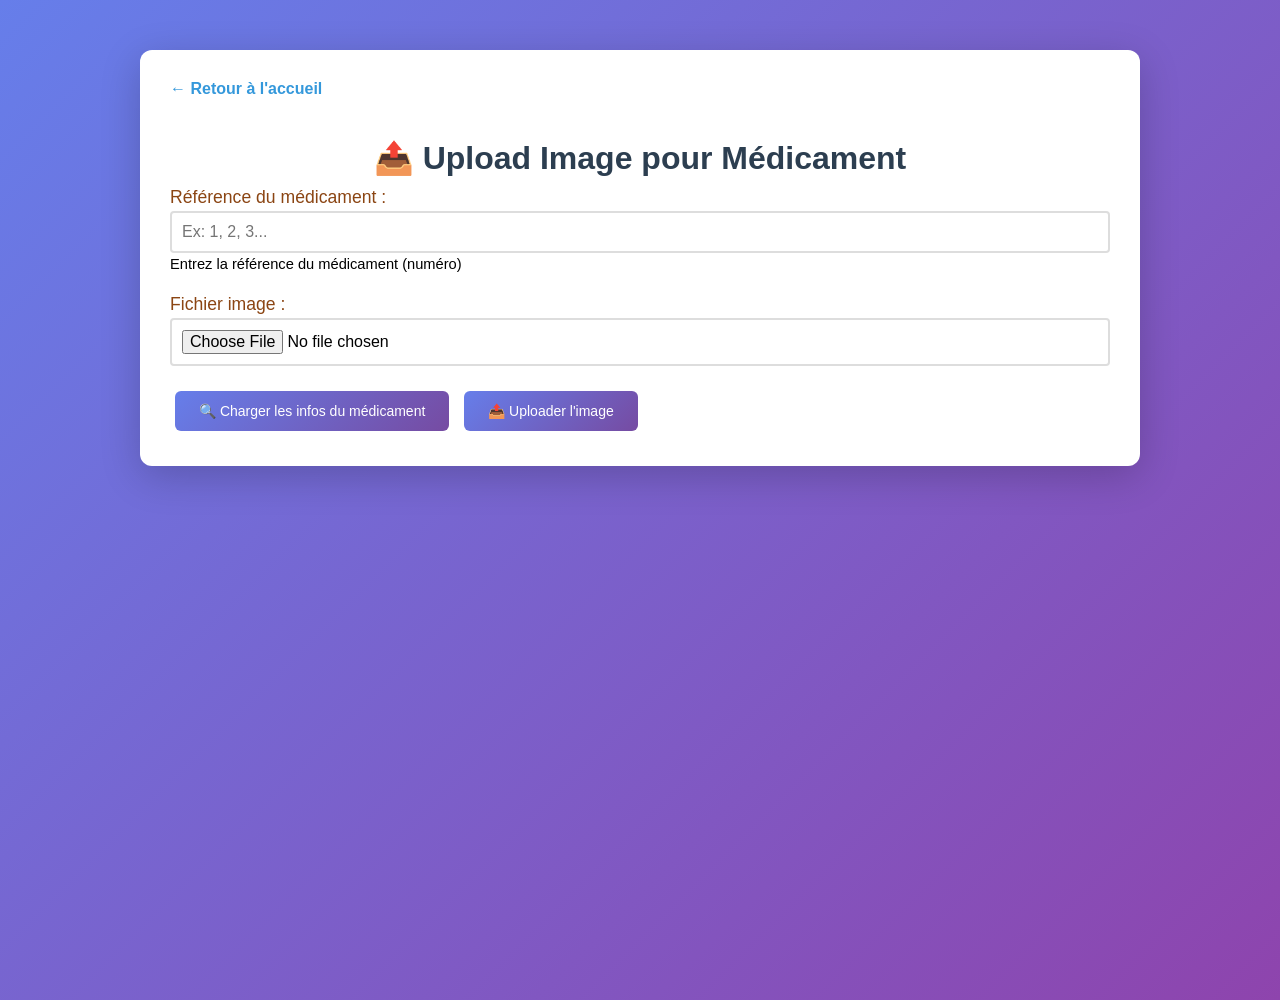
<file: src/main/resources/static/UploadImageMedicament.html>
<!DOCTYPE html>
<html lang="fr">
<head>
    <meta charset="UTF-8">
    <meta name="viewport" content="width=device-width, initial-scale=1.0">
    <title>Upload Image Médicament - Gestion Pharmaceutique</title>
    <link rel="stylesheet" href="css/style.css">
    <style>
        .form-group {
            margin-bottom: 20px;
        }

        input[type="number"],
        input[type="file"] {
            width: 100%;
            padding: 10px;
            border: 2px solid #ddd;
            border-radius: 4px;
            font-size: 16px;
            box-sizing: border-box;
        }

        input[type="number"]:focus,
        input[type="file"]:focus {
            outline: none;
            border-color: #3498db;
        }

        button:disabled {
            background-color: #95a5a6;
            cursor: not-allowed;
        }

        .message {
            padding: 15px;
            border-radius: 4px;
            margin-top: 20px;
            display: none;
        }

        .message.success {
            background-color: #d4edda;
            border: 1px solid #c3e6cb;
            color: #155724;
        }

        .message.error {
            background-color: #f8d7da;
            border: 1px solid #f5c6cb;
            color: #721c24;
        }

        .message.show {
            display: block;
        }

        .medicament-info {
            background-color: #e8f4f8;
            padding: 15px;
            border-radius: 4px;
            margin-top: 20px;
            display: none;
        }

        .medicament-info.show {
            display: block;
        }

        .medicament-info h3 {
            margin-top: 0;
            color: #2c3e50;
        }

        .preview-image {
            max-width: 300px;
            max-height: 300px;
            margin-top: 15px;
            border-radius: 4px;
            box-shadow: 0 2px 5px rgba(0,0,0,0.2);
        }

        .file-info {
            margin-top: 10px;
            font-size: 14px;
            color: #7f8c8d;
        }

        .loading {
            display: none;
            text-align: center;
            margin-top: 20px;
        }

        .loading.show {
            display: block;
        }

        .spinner {
            border: 4px solid #f3f3f3;
            border-top: 4px solid #3498db;
            border-radius: 50%;
            width: 40px;
            height: 40px;
            animation: spin 1s linear infinite;
            margin: 0 auto;
        }

        @keyframes spin {
            0% { transform: rotate(0deg); }
            100% { transform: rotate(360deg); }
        }

        .back-link {
            display: inline-block;
            margin-bottom: 20px;
            color: #3498db;
            text-decoration: none;
        }

        .back-link:hover {
            text-decoration: underline;
        }
    </style>
</head>
<body>
    <div class="container">
        <a href="index.html" class="back-link">← Retour à l'accueil</a>

        <h1>📤 Upload Image pour Médicament</h1>

        <form id="uploadForm">
            <div class="form-group">
                <label for="reference">Référence du médicament :</label>
                <input
                    type="number"
                    id="reference"
                    name="reference"
                    required
                    min="1"
                    placeholder="Ex: 1, 2, 3..."
                >
                <small>Entrez la référence du médicament (numéro)</small>
            </div>

            <div class="form-group">
                <label for="imageFile">Fichier image :</label>
                <input
                    type="file"
                    id="imageFile"
                    name="file"
                    accept="image/*"
                    required
                >
                <div class="file-info" id="fileInfo"></div>
            </div>

            <button type="button" id="loadMedicamentBtn">🔍 Charger les infos du médicament</button>
            <button type="submit" id="uploadBtn">📤 Uploader l'image</button>
        </form>

        <div class="loading" id="loading">
            <div class="spinner"></div>
            <p>Traitement en cours...</p>
        </div>

        <div class="message" id="message"></div>

        <div class="medicament-info" id="medicamentInfo">
            <h3>📋 Informations du médicament</h3>
            <div id="medicamentDetails"></div>
        </div>
    </div>

    <script>
        const form = document.getElementById('uploadForm');
        const referenceInput = document.getElementById('reference');
        const imageFileInput = document.getElementById('imageFile');
        const uploadBtn = document.getElementById('uploadBtn');
        const loadMedicamentBtn = document.getElementById('loadMedicamentBtn');
        const messageDiv = document.getElementById('message');
        const medicamentInfoDiv = document.getElementById('medicamentInfo');
        const medicamentDetailsDiv = document.getElementById('medicamentDetails');
        const loadingDiv = document.getElementById('loading');
        const fileInfoDiv = document.getElementById('fileInfo');

        // Afficher les informations du fichier sélectionné
        imageFileInput.addEventListener('change', (e) => {
            const file = e.target.files[0];
            if (file) {
                const sizeMB = (file.size / (1024 * 1024)).toFixed(2);
                fileInfoDiv.textContent = `Fichier sélectionné: ${file.name} (${sizeMB} MB)`;
            } else {
                fileInfoDiv.textContent = '';
            }
        });

        // Fonction pour afficher un message
        function showMessage(text, isSuccess) {
            messageDiv.textContent = text;
            messageDiv.className = 'message ' + (isSuccess ? 'success' : 'error') + ' show';

            // Faire défiler vers le message
            messageDiv.scrollIntoView({ behavior: 'smooth', block: 'nearest' });
        }

        // Fonction pour cacher le message
        function hideMessage() {
            messageDiv.className = 'message';
        }

        // Fonction pour afficher/cacher le loading
        function showLoading(show) {
            loadingDiv.className = show ? 'loading show' : 'loading';
            uploadBtn.disabled = show;
            loadMedicamentBtn.disabled = show;
        }

        // Charger les informations du médicament
        loadMedicamentBtn.addEventListener('click', async () => {
            const reference = referenceInput.value.trim();

            if (!reference) {
                showMessage('❌ Veuillez entrer une référence de médicament', false);
                return;
            }

            hideMessage();
            medicamentInfoDiv.className = 'medicament-info';
            showLoading(true);

            try {
                const response = await fetch(`/api/upload/${reference}`);
                const data = await response.json();

                if (!response.ok) {
                    throw new Error(data.message || `Erreur HTTP ${response.status}`);
                }

                if (data.success && data.medicament) {
                    const med = data.medicament;
                    let html = `
                        <p><strong>Référence:</strong> ${med.reference}</p>
                        <p><strong>Nom:</strong> ${med.nom}</p>
                        <p><strong>Catégorie:</strong> ${med.categorie}</p>
                        <p><strong>Prix unitaire:</strong> ${med.prixUnitaire} €</p>
                        <p><strong>Stock:</strong> ${med.unitesEnStock} unités</p>
                    `;

                    if (med.imageURL) {
                        html += `
                            <p><strong>Image actuelle:</strong></p>
                            <img src="${med.imageURL}" alt="${med.nom}" class="preview-image"
                                 onerror="this.src='/images/no-image.png'; this.onerror=null;">
                        `;
                    } else {
                        html += `<p><em>Aucune image actuellement</em></p>`;
                    }

                    medicamentDetailsDiv.innerHTML = html;
                    medicamentInfoDiv.className = 'medicament-info show';
                    showMessage('✅ Médicament chargé avec succès', true);
                } else {
                    throw new Error(data.message || 'Impossible de charger le médicament');
                }
            } catch (error) {
                console.error('Erreur lors du chargement du médicament:', error);
                showMessage(`❌ Erreur: ${error.message}`, false);
                medicamentInfoDiv.className = 'medicament-info';
            } finally {
                showLoading(false);
            }
        });

        // Soumettre le formulaire d'upload
        form.addEventListener('submit', async (e) => {
            e.preventDefault();

            const reference = referenceInput.value.trim();
            const file = imageFileInput.files[0];

            // Validation
            if (!reference) {
                showMessage('❌ Veuillez entrer une référence de médicament', false);
                return;
            }

            if (!file) {
                showMessage('❌ Veuillez sélectionner une image', false);
                return;
            }

            // Vérifier le type de fichier
            if (!file.type.startsWith('image/')) {
                showMessage('❌ Le fichier doit être une image (JPEG, PNG, GIF, etc.)', false);
                return;
            }

            // Vérifier la taille (max 5MB)
            const maxSize = 5 * 1024 * 1024; // 5 MB
            if (file.size > maxSize) {
                showMessage('❌ L\'image est trop volumineuse (max 5 MB)', false);
                return;
            }

            hideMessage();
            showLoading(true);

            // Créer FormData
            const formData = new FormData();
            formData.append('file', file);

            try {
                const response = await fetch(`/api/upload/${reference}/image`, {
                    method: 'POST',
                    body: formData
                });

                const data = await response.json();

                if (!response.ok) {
                    throw new Error(data.message || `Erreur HTTP ${response.status}`);
                }

                if (data.success) {
                    showMessage(`✅ ${data.message}`, true);

                    // Afficher les informations du médicament mis à jour
                    if (data.medicament) {
                        const med = data.medicament;
                        let html = `
                            <p><strong>Référence:</strong> ${med.reference}</p>
                            <p><strong>Nom:</strong> ${med.nom}</p>
                            <p><strong>Nouvelle image:</strong></p>
                            <img src="${med.imageURL}" alt="${med.nom}" class="preview-image"
                                 onerror="this.src='/images/no-image.png'; this.onerror=null;">
                        `;
                        medicamentDetailsDiv.innerHTML = html;
                        medicamentInfoDiv.className = 'medicament-info show';
                    }

                    // Réinitialiser le champ fichier
                    imageFileInput.value = '';
                    fileInfoDiv.textContent = '';
                } else {
                    throw new Error(data.message || 'Échec de l\'upload');
                }
            } catch (error) {
                console.error('Erreur lors de l\'upload:', error);
                showMessage(`❌ Erreur: ${error.message}`, false);
            } finally {
                showLoading(false);
            }
        });
    </script>
</body>
</html>
</file>
<file: src/main/resources/static/css/style.css>
/* Modern layout styles inspired by TestCORS.html */
body {
    font-family: 'Segoe UI', Tahoma, Geneva, Verdana, sans-serif;
    max-width: 1000px;
    margin: 30px auto;
    padding: 20px;
    background: linear-gradient(135deg, #667eea 0%, #8e44ad 100%);
    min-height: 100vh;
}

.container {
    background: white;
    border-radius: 12px;
    padding: 30px;
    box-shadow: 0 10px 40px rgba(0,0,0,0.2);
}

h1 {
    color: #2c3e50;
    text-align: center;
    margin-bottom: 10px;
}

h2 {
    color: #2c3e50;
}

h3 {
    margin-top: 0;
    color: #2c3e50;
}

h4 {
    margin-top: 0;
    color: #2c3e50;
}

p {
    color: #555;
    margin-bottom: 15px;
}

.subtitle {
    text-align: center;
    color: #7f8c8d;
    margin-bottom: 30px;
}

a {
    color: #3498db;
    text-decoration: none;
}

a:hover {
    text-decoration: underline;
}

ul {
    color: #555;
}

li {
    margin-bottom: 8px;
}

td, th {
	border: 1px solid #ddd;
	padding: 8px;
}

tr:nth-child(even){background-color: #f2f2f2;}

tr:hover {background-color: #ddd;}

th {
	padding-top: 12px;
	padding-bottom: 12px;
	text-align: left;
	background-color: #4CAF50;
	color: white;
}

.column{
	width:50%;
	float:left;
	padding: 5px;
	box-sizing:border-box;
}

/*clear-fix the parent of column because it collapsed!  */
form:after{
	content:'';
	display:block;
	clear:both;
}

/* FORM STUFF BEGINS HERE */
form{
	font-size:110%
}

label{
	display:block;
	color:saddlebrown;
	margin: 5px 0 3px;
}

fieldset label{
	display:inline-block;
	font-size:85%;
	font-family: Calibri, sans-serif;
}


input[type=text],
input[type=email],
input[type=tel],
textarea,
select{
	width:50%;
	padding:10px;
	box-sizing:border-box;
	background-color: #f2f2f2;	
	border: solid 1px tan;
}

textarea{
	resize: vertical;
	min-height: 70px;
}

fieldset{
	border:none;
	margin:20px 0 ;
	padding:10px 0;
	border-bottom: 1px solid tan;
}

legend{
	color:white;
	background-color:tan;
	display:block;
	width:100%;
	padding:3px;
}

input[type=checkbox]{
	background-color:red;
	border: solid 1px red;
	color:red;
	outline:red;
}

/* BUTTONS */
input[type=submit]{
	padding-top:12px;
	padding-bottom:12px;
	padding-left:12px; 
	padding-right:12px;
	border-radius:10px;
	text-align:left;
	background-color: #4CAF50;
	color: white;
	border:none;
}
/* Reset Button: minimize the appearance */
input[type=reset]{
	background-color:transparent;
	border:none;
	text-decoration:underline;
	cursor:pointer;
	margin:20px 0;
	color:olive;
}

/* hovers and tabs */
input[type=text]:hover,
input[type=email]:hover{
	background-color:khaki;
}
input[type=text]:focus,
input[type=email]:focus{
	outline: 2px solid tan;
}
input[type=sumbit]:hover,
input[type=submit]:focus{
	background-color:limegreen;
}

/* Modern button styles */
button {
    background: linear-gradient(135deg, #667eea 0%, #764ba2 100%);
    color: white;
    padding: 12px 24px;
    border: none;
    border-radius: 6px;
    font-size: 14px;
    cursor: pointer;
    margin: 5px;
    transition: transform 0.2s, box-shadow 0.2s;
}

button:hover {
    transform: translateY(-2px);
    box-shadow: 0 4px 12px rgba(102, 126, 234, 0.4);
}

button:active {
    transform: translateY(0);
}

/* Card styles */
.test-card {
    background: #f8f9fa;
    border-left: 4px solid #3498db;
    padding: 20px;
    margin: 20px 0;
    border-radius: 8px;
}

/* Result display */
.result {
    margin-top: 15px;
    padding: 15px;
    background: white;
    border-radius: 6px;
    border: 1px solid #dee2e6;
    max-height: 300px;
    overflow-y: auto;
}

.result pre {
    margin: 0;
    font-family: 'Courier New', monospace;
    font-size: 12px;
    white-space: pre-wrap;
    word-wrap: break-word;
}

.success {
    border-left: 4px solid #27ae60;
    background: #d4edda;
}

.error {
    border-left: 4px solid #e74c3c;
    background: #f8d7da;
}

.info {
    background: #e8f4f8;
    padding: 15px;
    border-radius: 6px;
    margin: 20px 0;
    border-left: 4px solid #3498db;
}

/* Status badges */
.status-badge {
    display: inline-block;
    padding: 4px 12px;
    border-radius: 12px;
    font-size: 12px;
    font-weight: bold;
    margin-left: 10px;
}

.status-success {
    background: #d4edda;
    color: #155724;
}

.status-error {
    background: #f8d7da;
    color: #721c24;
}

/* Headers display */
.headers-display {
    background: #f8f9fa;
    padding: 10px;
    border-radius: 4px;
    margin-top: 10px;
    font-family: monospace;
    font-size: 11px;
}

/* Loading animation */
.loading {
    display: inline-block;
    width: 16px;
    height: 16px;
    border: 2px solid #f3f3f3;
    border-top: 2px solid #3498db;
    border-radius: 50%;
    animation: spin 1s linear infinite;
    margin-left: 10px;
    vertical-align: middle;
}

@keyframes spin {
    0% { transform: rotate(0deg); }
    100% { transform: rotate(360deg); }
}

/* Back link */
.back-link {
    display: inline-block;
    margin-bottom: 20px;
    color: #3498db;
    text-decoration: none;
    font-weight: bold;
}

.back-link:hover {
    text-decoration: underline;
}

/* Code elements */
code {
    background: #f8f9fa;
    padding: 2px 6px;
    border-radius: 3px;
    font-family: 'Courier New', monospace;
    font-size: 90%;
    color: #e83e8c;
}
</file>
